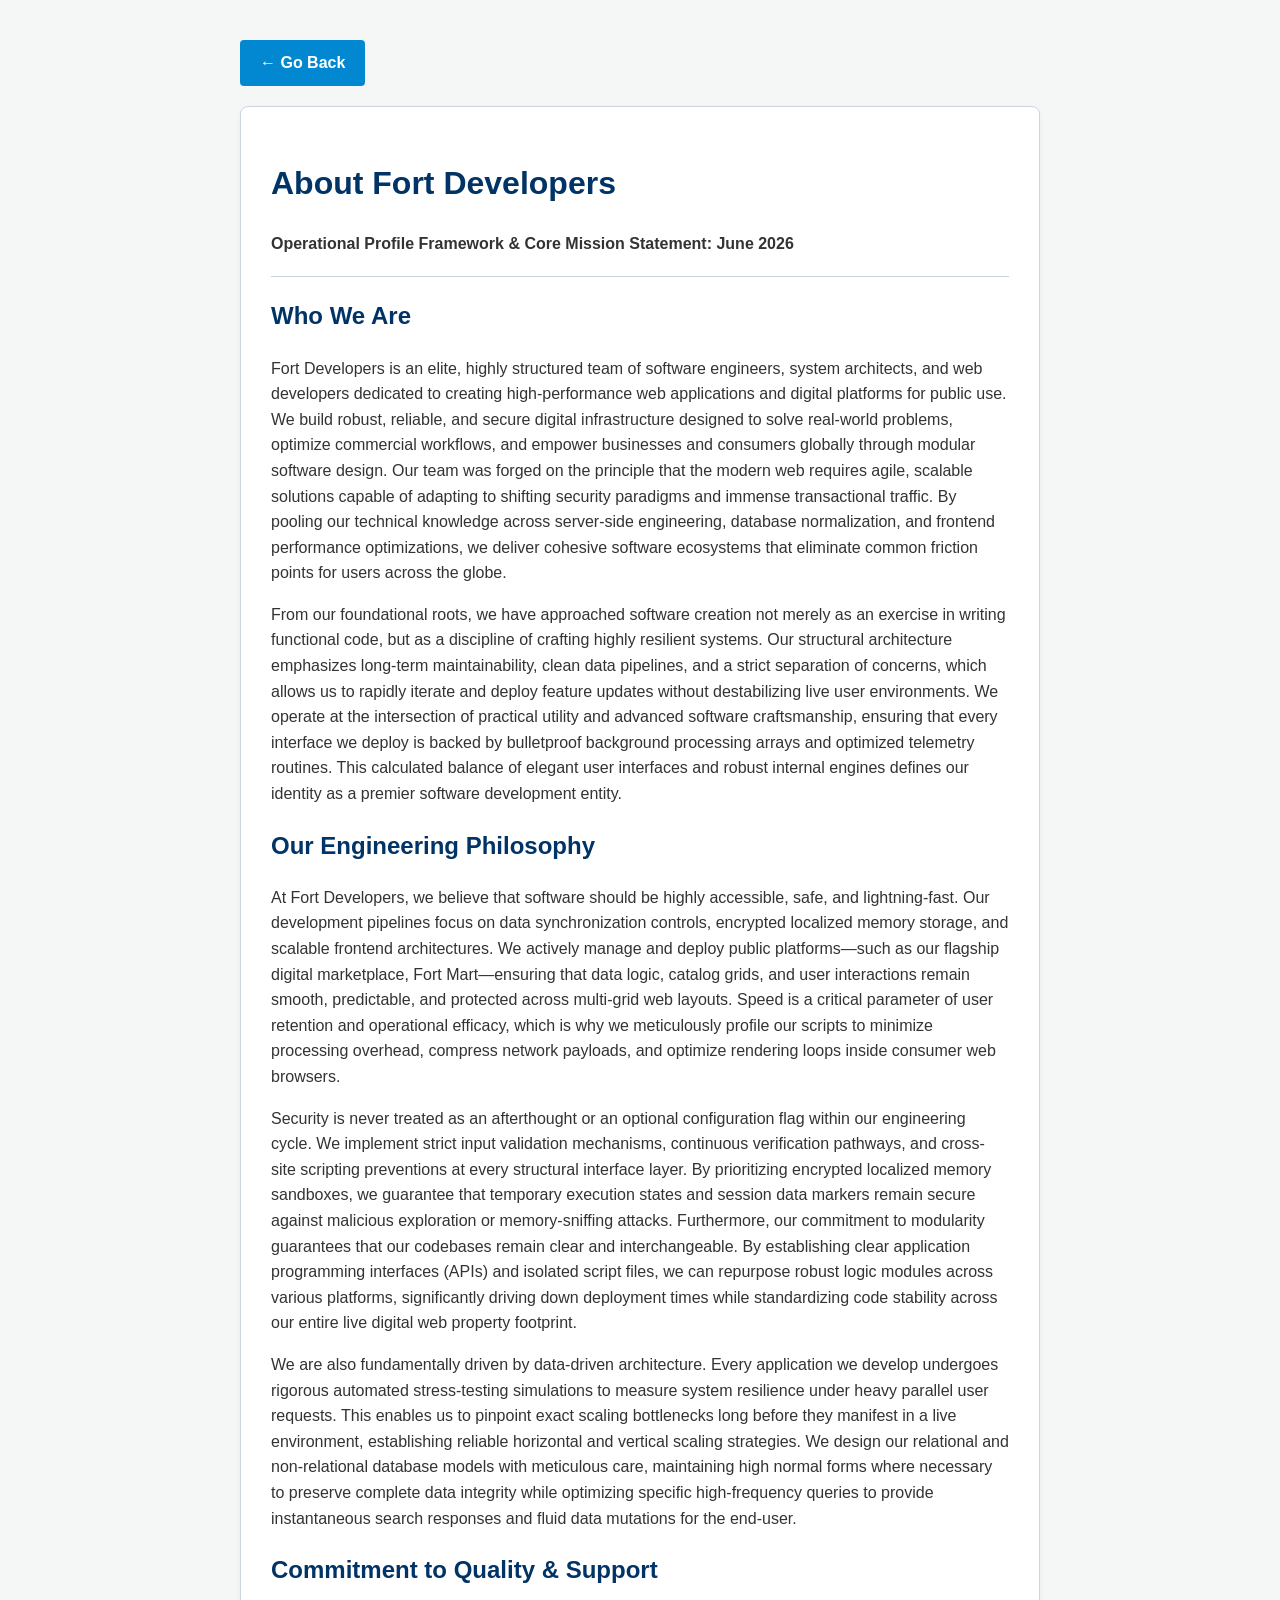
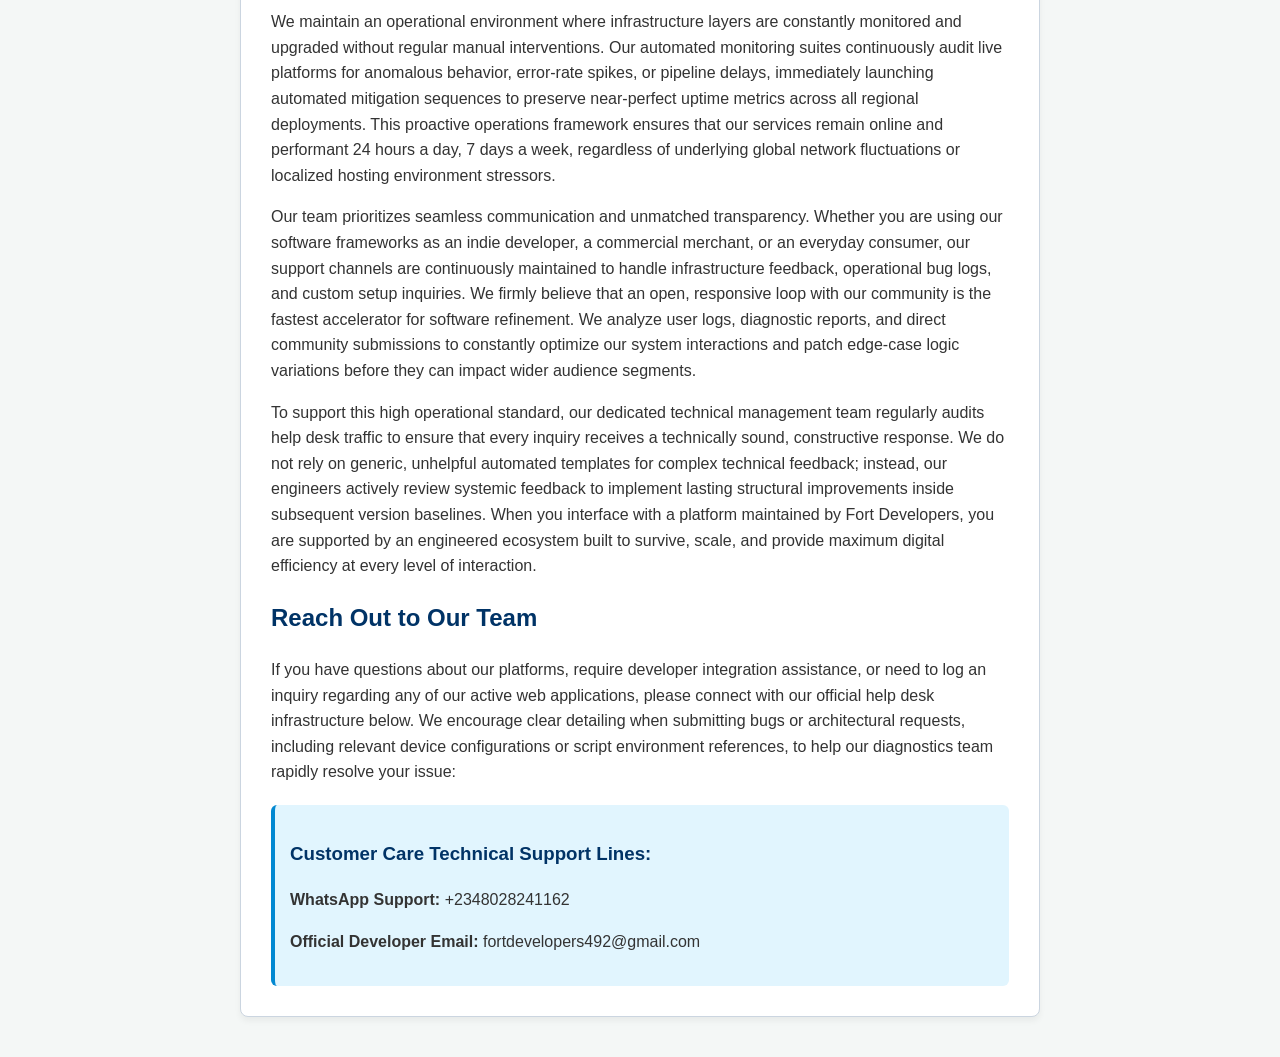
<file: about us.html>
<!DOCTYPE html>
<html lang="en">
<head>
    <meta charset="UTF-8">
    <meta name="viewport" content="width=device-width, initial-scale=1.0">
    <link rel="icon" href="Fort Logo No Background.png" type="image/png">
    <title>Fort Developers - About Us</title>
    <style>
        body { font-family: sans-serif; line-height: 1.6; color: #333; padding: 40px; background-color: #f4f7f6; max-width: 800px; margin: 0 auto; }
        .legal-box { background: #fff; padding: 30px; border-radius: 8px; border: 1px solid #cbd5e0; box-shadow: 0 4px 6px rgba(0,0,0,0.05); }
        h1, h2, h3 { color: #003366; }
        .back-btn { display: inline-block; background-color: #0288d1; color: white; padding: 10px 20px; text-decoration: none; border-radius: 4px; font-weight: bold; margin-bottom: 20px; }
        .contact-info { background-color: #e1f5fe; padding: 15px; border-radius: 6px; border-left: 4px solid #0288d1; margin-top: 20px; }
    </style>
</head>
<body>

    <a href="index.html" class="back-btn">← Go Back</a>

    <div class="legal-box">
        <h1>About Fort Developers</h1>
        <p><strong>Operational Profile Framework & Core Mission Statement: June 2026</strong></p>
        <hr style="margin: 20px 0; border: 0; border-top: 1px solid #cbd5e0;">
        
        <h2>Who We Are</h2>
        <p>Fort Developers is an elite, highly structured team of software engineers, system architects, and web developers dedicated to creating high-performance web applications and digital platforms for public use. We build robust, reliable, and secure digital infrastructure designed to solve real-world problems, optimize commercial workflows, and empower businesses and consumers globally through modular software design. Our team was forged on the principle that the modern web requires agile, scalable solutions capable of adapting to shifting security paradigms and immense transactional traffic. By pooling our technical knowledge across server-side engineering, database normalization, and frontend performance optimizations, we deliver cohesive software ecosystems that eliminate common friction points for users across the globe.</p>
        <p>From our foundational roots, we have approached software creation not merely as an exercise in writing functional code, but as a discipline of crafting highly resilient systems. Our structural architecture emphasizes long-term maintainability, clean data pipelines, and a strict separation of concerns, which allows us to rapidly iterate and deploy feature updates without destabilizing live user environments. We operate at the intersection of practical utility and advanced software craftsmanship, ensuring that every interface we deploy is backed by bulletproof background processing arrays and optimized telemetry routines. This calculated balance of elegant user interfaces and robust internal engines defines our identity as a premier software development entity.</p>
        
        <h2>Our Engineering Philosophy</h2>
        <p>At Fort Developers, we believe that software should be highly accessible, safe, and lightning-fast. Our development pipelines focus on data synchronization controls, encrypted localized memory storage, and scalable frontend architectures. We actively manage and deploy public platforms—such as our flagship digital marketplace, Fort Mart—ensuring that data logic, catalog grids, and user interactions remain smooth, predictable, and protected across multi-grid web layouts. Speed is a critical parameter of user retention and operational efficacy, which is why we meticulously profile our scripts to minimize processing overhead, compress network payloads, and optimize rendering loops inside consumer web browsers.</p>
        <p>Security is never treated as an afterthought or an optional configuration flag within our engineering cycle. We implement strict input validation mechanisms, continuous verification pathways, and cross-site scripting preventions at every structural interface layer. By prioritizing encrypted localized memory sandboxes, we guarantee that temporary execution states and session data markers remain secure against malicious exploration or memory-sniffing attacks. Furthermore, our commitment to modularity guarantees that our codebases remain clear and interchangeable. By establishing clear application programming interfaces (APIs) and isolated script files, we can repurpose robust logic modules across various platforms, significantly driving down deployment times while standardizing code stability across our entire live digital web property footprint.</p>
        <p>We are also fundamentally driven by data-driven architecture. Every application we develop undergoes rigorous automated stress-testing simulations to measure system resilience under heavy parallel user requests. This enables us to pinpoint exact scaling bottlenecks long before they manifest in a live environment, establishing reliable horizontal and vertical scaling strategies. We design our relational and non-relational database models with meticulous care, maintaining high normal forms where necessary to preserve complete data integrity while optimizing specific high-frequency queries to provide instantaneous search responses and fluid data mutations for the end-user.</p>
        
        <h2>Commitment to Quality & Support</h2>
        <p>We maintain an operational environment where infrastructure layers are constantly monitored and upgraded without regular manual interventions. Our automated monitoring suites continuously audit live platforms for anomalous behavior, error-rate spikes, or pipeline delays, immediately launching automated mitigation sequences to preserve near-perfect uptime metrics across all regional deployments. This proactive operations framework ensures that our services remain online and performant 24 hours a day, 7 days a week, regardless of underlying global network fluctuations or localized hosting environment stressors.</p>
        <p>Our team prioritizes seamless communication and unmatched transparency. Whether you are using our software frameworks as an indie developer, a commercial merchant, or an everyday consumer, our support channels are continuously maintained to handle infrastructure feedback, operational bug logs, and custom setup inquiries. We firmly believe that an open, responsive loop with our community is the fastest accelerator for software refinement. We analyze user logs, diagnostic reports, and direct community submissions to constantly optimize our system interactions and patch edge-case logic variations before they can impact wider audience segments.</p>
        <p>To support this high operational standard, our dedicated technical management team regularly audits help desk traffic to ensure that every inquiry receives a technically sound, constructive response. We do not rely on generic, unhelpful automated templates for complex technical feedback; instead, our engineers actively review systemic feedback to implement lasting structural improvements inside subsequent version baselines. When you interface with a platform maintained by Fort Developers, you are supported by an engineered ecosystem built to survive, scale, and provide maximum digital efficiency at every level of interaction.</p>
        
        <h2>Reach Out to Our Team</h2>
        <p>If you have questions about our platforms, require developer integration assistance, or need to log an inquiry regarding any of our active web applications, please connect with our official help desk infrastructure below. We encourage clear detailing when submitting bugs or architectural requests, including relevant device configurations or script environment references, to help our diagnostics team rapidly resolve your issue:</p>
        
        <div class="contact-info">
            <h3>Customer Care Technical Support Lines:</h3>
            <p><strong>WhatsApp Support:</strong> +2348028241162</p>
            <p><strong>Official Developer Email:</strong> fortdevelopers492@gmail.com</p>
        </div>
    </div>

</body>
</html>
</file>
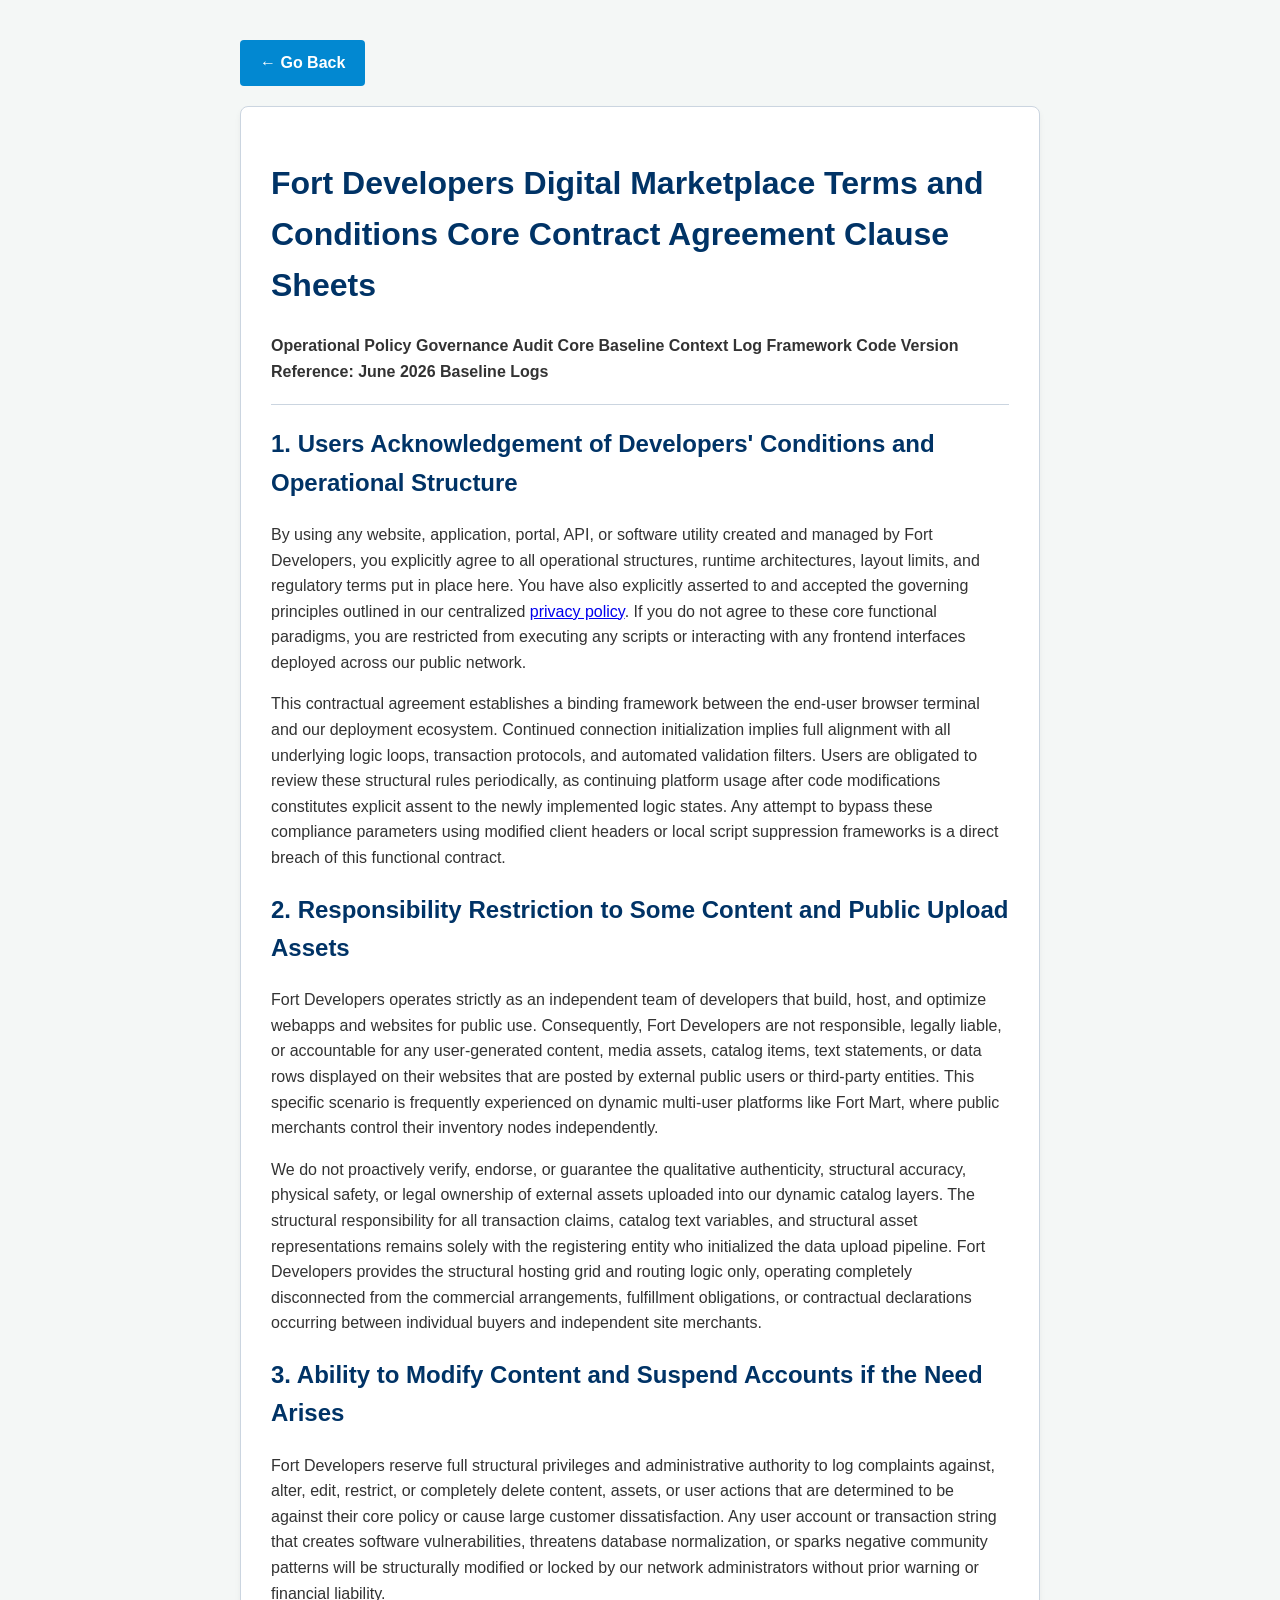
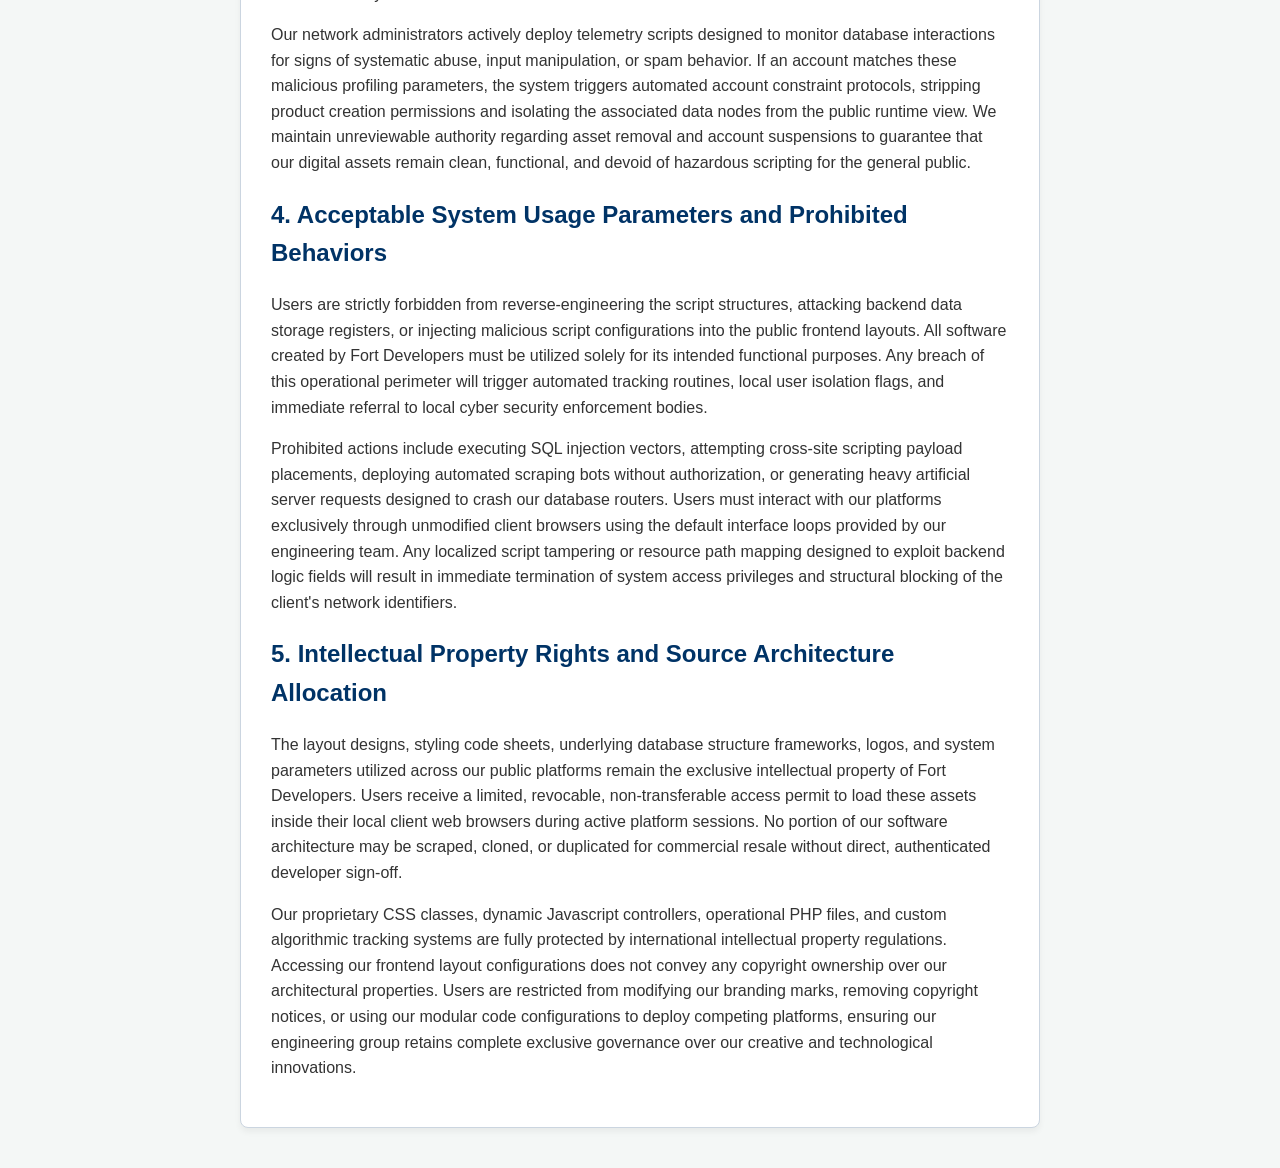
<file: fort dev terms and conditions.html>
<!DOCTYPE html>
<html lang="en">
<head>
    <meta charset="UTF-8">
    <meta name="viewport" content="width=device-width, initial-scale=1.0">
    <link rel="icon" href="Fort Logo Circle Cropped.png" type="image/png">
    <title>Fort Developers - Terms and Conditions Legal Context Structure</title>
    <style>
        body { font-family: sans-serif; line-height: 1.6; color: #333; padding: 40px; background-color: #f4f7f6; max-width: 800px; margin: 0 auto; }
        .legal-box { background: #fff; padding: 30px; border-radius: 8px; border: 1px solid #cbd5e0; box-shadow: 0 4px 6px rgba(0,0,0,0.05); }
        h1, h2, h3 { color: #003366; }
        .back-btn { display: inline-block; background-color: #0288d1; color: white; padding: 10px 20px; text-decoration: none; border-radius: 4px; font-weight: bold; margin-bottom: 20px; }
    </style>
</head>
<body>

    <a href="index.html" class="back-btn">← Go Back</a>

    <div class="legal-box">
        <h1>Fort Developers Digital Marketplace Terms and Conditions Core Contract Agreement Clause Sheets</h1>
        <p><strong>Operational Policy Governance Audit Core Baseline Context Log Framework Code Version Reference: June 2026 Baseline Logs</strong></p>
        <hr style="margin: 20px 0; border: 0; border-top: 1px solid #cbd5e0;">
        
        <h2>1. Users Acknowledgement of Developers' Conditions and Operational Structure</h2>
        <p>By using any website, application, portal, API, or software utility created and managed by Fort Developers, you explicitly agree to all operational structures, runtime architectures, layout limits, and regulatory terms put in place here. You have also explicitly asserted to and accepted the governing principles outlined in our centralized <a href="fort dev privacy policy.html">privacy policy</a>. If you do not agree to these core functional paradigms, you are restricted from executing any scripts or interacting with any frontend interfaces deployed across our public network.</p>
        <p>This contractual agreement establishes a binding framework between the end-user browser terminal and our deployment ecosystem. Continued connection initialization implies full alignment with all underlying logic loops, transaction protocols, and automated validation filters. Users are obligated to review these structural rules periodically, as continuing platform usage after code modifications constitutes explicit assent to the newly implemented logic states. Any attempt to bypass these compliance parameters using modified client headers or local script suppression frameworks is a direct breach of this functional contract.</p>
                        
        <h2>2. Responsibility Restriction to Some Content and Public Upload Assets</h2>
        <p>Fort Developers operates strictly as an independent team of developers that build, host, and optimize webapps and websites for public use. Consequently, Fort Developers are not responsible, legally liable, or accountable for any user-generated content, media assets, catalog items, text statements, or data rows displayed on their websites that are posted by external public users or third-party entities. This specific scenario is frequently experienced on dynamic multi-user platforms like Fort Mart, where public merchants control their inventory nodes independently.</p>
        <p>We do not proactively verify, endorse, or guarantee the qualitative authenticity, structural accuracy, physical safety, or legal ownership of external assets uploaded into our dynamic catalog layers. The structural responsibility for all transaction claims, catalog text variables, and structural asset representations remains solely with the registering entity who initialized the data upload pipeline. Fort Developers provides the structural hosting grid and routing logic only, operating completely disconnected from the commercial arrangements, fulfillment obligations, or contractual declarations occurring between individual buyers and independent site merchants.</p>

        <h2>3. Ability to Modify Content and Suspend Accounts if the Need Arises</h2>
        <p>Fort Developers reserve full structural privileges and administrative authority to log complaints against, alter, edit, restrict, or completely delete content, assets, or user actions that are determined to be against their core policy or cause large customer dissatisfaction. Any user account or transaction string that creates software vulnerabilities, threatens database normalization, or sparks negative community patterns will be structurally modified or locked by our network administrators without prior warning or financial liability.</p>
        <p>Our network administrators actively deploy telemetry scripts designed to monitor database interactions for signs of systematic abuse, input manipulation, or spam behavior. If an account matches these malicious profiling parameters, the system triggers automated account constraint protocols, stripping product creation permissions and isolating the associated data nodes from the public runtime view. We maintain unreviewable authority regarding asset removal and account suspensions to guarantee that our digital assets remain clean, functional, and devoid of hazardous scripting for the general public.</p>

        <h2>4. Acceptable System Usage Parameters and Prohibited Behaviors</h2>
        <p>Users are strictly forbidden from reverse-engineering the script structures, attacking backend data storage registers, or injecting malicious script configurations into the public frontend layouts. All software created by Fort Developers must be utilized solely for its intended functional purposes. Any breach of this operational perimeter will trigger automated tracking routines, local user isolation flags, and immediate referral to local cyber security enforcement bodies.</p>
        <p>Prohibited actions include executing SQL injection vectors, attempting cross-site scripting payload placements, deploying automated scraping bots without authorization, or generating heavy artificial server requests designed to crash our database routers. Users must interact with our platforms exclusively through unmodified client browsers using the default interface loops provided by our engineering team. Any localized script tampering or resource path mapping designed to exploit backend logic fields will result in immediate termination of system access privileges and structural blocking of the client's network identifiers.</p>

        <h2>5. Intellectual Property Rights and Source Architecture Allocation</h2>
        <p>The layout designs, styling code sheets, underlying database structure frameworks, logos, and system parameters utilized across our public platforms remain the exclusive intellectual property of Fort Developers. Users receive a limited, revocable, non-transferable access permit to load these assets inside their local client web browsers during active platform sessions. No portion of our software architecture may be scraped, cloned, or duplicated for commercial resale without direct, authenticated developer sign-off.</p>
        <p>Our proprietary CSS classes, dynamic Javascript controllers, operational PHP files, and custom algorithmic tracking systems are fully protected by international intellectual property regulations. Accessing our frontend layout configurations does not convey any copyright ownership over our architectural properties. Users are restricted from modifying our branding marks, removing copyright notices, or using our modular code configurations to deploy competing platforms, ensuring our engineering group retains complete exclusive governance over our creative and technological innovations.</p>
    </div>

</body>
</html>
</file>
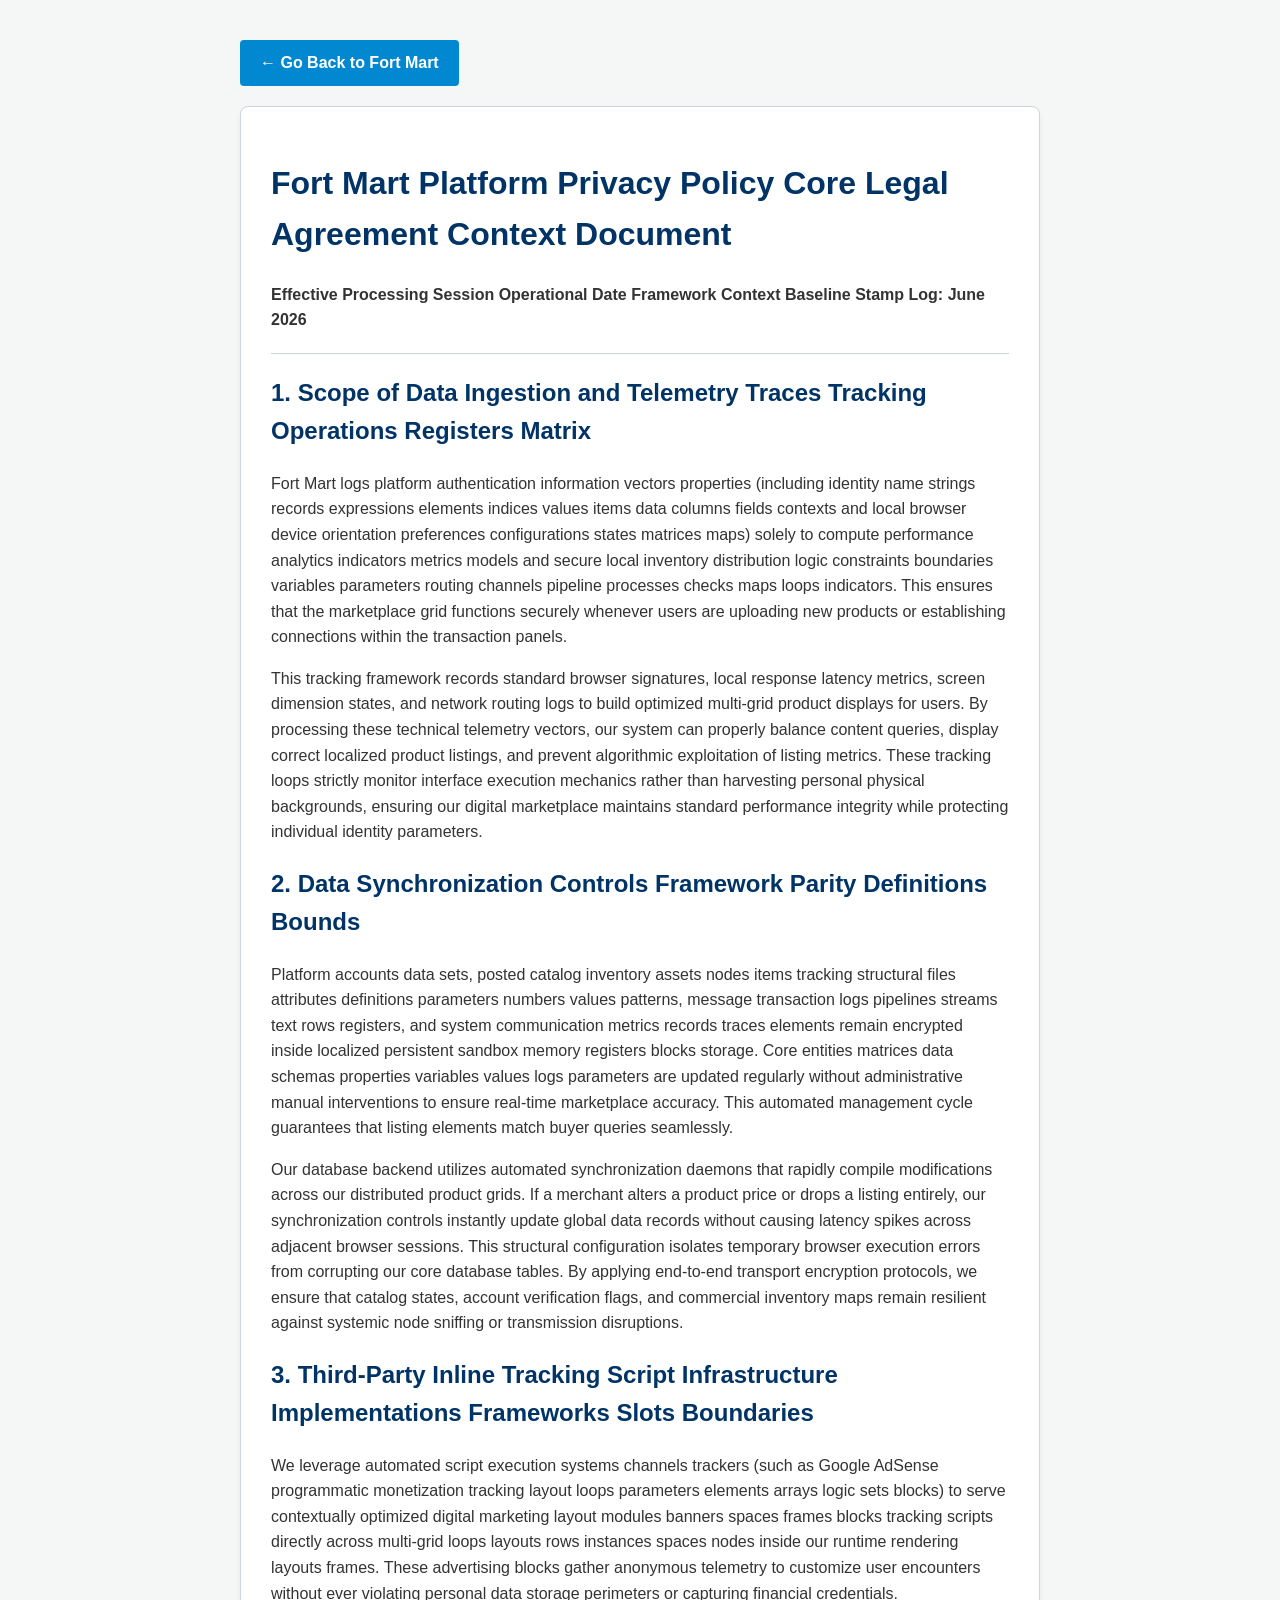
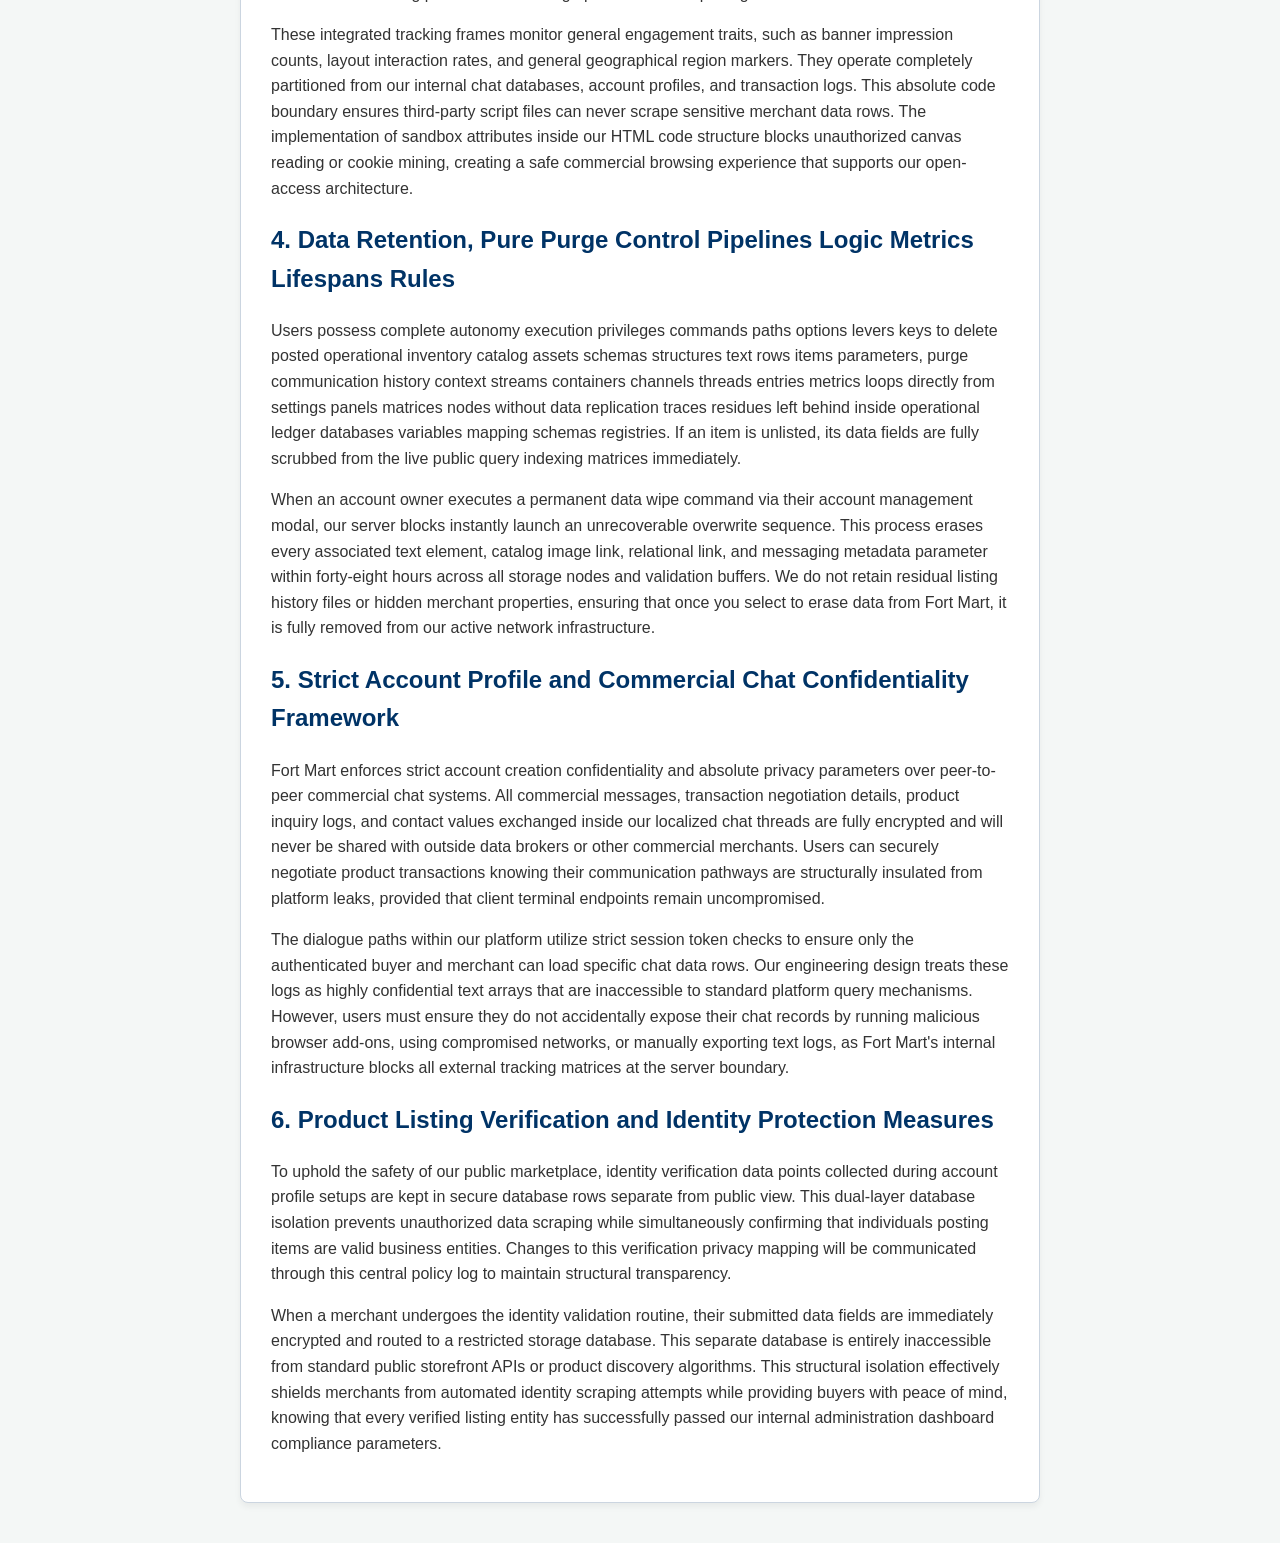
<file: fort mart privacy policy.html>
<!DOCTYPE html>
<html lang="en">
<head>
    <meta charset="UTF-8">
    <meta name="viewport" content="width=device-width, initial-scale=1.0">
    <link rel="icon" href="Fort Logo No Background.png" type="image/png">
    <title>Fort Mart - Privacy Policy Agreement Context</title>
    <style>
        body { font-family: sans-serif; line-height: 1.6; color: #333; padding: 40px; background-color: #f4f7f6; max-width: 800px; margin: 0 auto; }
        .legal-box { background: #fff; padding: 30px; border-radius: 8px; border: 1px solid #cbd5e0; box-shadow: 0 4px 6px rgba(0,0,0,0.05); }
        h1, h2, h3 { color: #003366; }
        .back-btn { display: inline-block; background-color: #0288d1; color: white; padding: 10px 20px; text-decoration: none; border-radius: 4px; font-weight: bold; margin-bottom: 20px; }
    </style>
</head>
<body>

    <a href="fort mart index.html" class="back-btn">← Go Back to Fort Mart</a>

    <div class="legal-box">
        <h1>Fort Mart Platform Privacy Policy Core Legal Agreement Context Document</h1>
        <p><strong>Effective Processing Session Operational Date Framework Context Baseline Stamp Log: June 2026</strong></p>
        <hr style="margin: 20px 0; border: 0; border-top: 1px solid #cbd5e0;">
        
        <h2>1. Scope of Data Ingestion and Telemetry Traces Tracking Operations Registers Matrix</h2>
        <p>Fort Mart logs platform authentication information vectors properties (including identity name strings records expressions elements indices values items data columns fields contexts and local browser device orientation preferences configurations states matrices maps) solely to compute performance analytics indicators metrics models and secure local inventory distribution logic constraints boundaries variables parameters routing channels pipeline processes checks maps loops indicators. This ensures that the marketplace grid functions securely whenever users are uploading new products or establishing connections within the transaction panels.</p>
        <p>This tracking framework records standard browser signatures, local response latency metrics, screen dimension states, and network routing logs to build optimized multi-grid product displays for users. By processing these technical telemetry vectors, our system can properly balance content queries, display correct localized product listings, and prevent algorithmic exploitation of listing metrics. These tracking loops strictly monitor interface execution mechanics rather than harvesting personal physical backgrounds, ensuring our digital marketplace maintains standard performance integrity while protecting individual identity parameters.</p>
        
        <h2>2. Data Synchronization Controls Framework Parity Definitions Bounds</h2>
        <p>Platform accounts data sets, posted catalog inventory assets nodes items tracking structural files attributes definitions parameters numbers values patterns, message transaction logs pipelines streams text rows registers, and system communication metrics records traces elements remain encrypted inside localized persistent sandbox memory registers blocks storage. Core entities matrices data schemas properties variables values logs parameters are updated regularly without administrative manual interventions to ensure real-time marketplace accuracy. This automated management cycle guarantees that listing elements match buyer queries seamlessly.</p>
        <p>Our database backend utilizes automated synchronization daemons that rapidly compile modifications across our distributed product grids. If a merchant alters a product price or drops a listing entirely, our synchronization controls instantly update global data records without causing latency spikes across adjacent browser sessions. This structural configuration isolates temporary browser execution errors from corrupting our core database tables. By applying end-to-end transport encryption protocols, we ensure that catalog states, account verification flags, and commercial inventory maps remain resilient against systemic node sniffing or transmission disruptions.</p>
        
        <h2>3. Third-Party Inline Tracking Script Infrastructure Implementations Frameworks Slots Boundaries</h2>
        <p>We leverage automated script execution systems channels trackers (such as Google AdSense programmatic monetization tracking layout loops parameters elements arrays logic sets blocks) to serve contextually optimized digital marketing layout modules banners spaces frames blocks tracking scripts directly across multi-grid loops layouts rows instances spaces nodes inside our runtime rendering layouts frames. These advertising blocks gather anonymous telemetry to customize user encounters without ever violating personal data storage perimeters or capturing financial credentials.</p>
        <p>These integrated tracking frames monitor general engagement traits, such as banner impression counts, layout interaction rates, and general geographical region markers. They operate completely partitioned from our internal chat databases, account profiles, and transaction logs. This absolute code boundary ensures third-party script files can never scrape sensitive merchant data rows. The implementation of sandbox attributes inside our HTML code structure blocks unauthorized canvas reading or cookie mining, creating a safe commercial browsing experience that supports our open-access architecture.</p>
        
        <h2>4. Data Retention, Pure Purge Control Pipelines Logic Metrics Lifespans Rules</h2>
        <p>Users possess complete autonomy execution privileges commands paths options levers keys to delete posted operational inventory catalog assets schemas structures text rows items parameters, purge communication history context streams containers channels threads entries metrics loops directly from settings panels matrices nodes without data replication traces residues left behind inside operational ledger databases variables mapping schemas registries. If an item is unlisted, its data fields are fully scrubbed from the live public query indexing matrices immediately.</p>
        <p>When an account owner executes a permanent data wipe command via their account management modal, our server blocks instantly launch an unrecoverable overwrite sequence. This process erases every associated text element, catalog image link, relational link, and messaging metadata parameter within forty-eight hours across all storage nodes and validation buffers. We do not retain residual listing history files or hidden merchant properties, ensuring that once you select to erase data from Fort Mart, it is fully removed from our active network infrastructure.</p>

        <h2>5. Strict Account Profile and Commercial Chat Confidentiality Framework</h2>
        <p>Fort Mart enforces strict account creation confidentiality and absolute privacy parameters over peer-to-peer commercial chat systems. All commercial messages, transaction negotiation details, product inquiry logs, and contact values exchanged inside our localized chat threads are fully encrypted and will never be shared with outside data brokers or other commercial merchants. Users can securely negotiate product transactions knowing their communication pathways are structurally insulated from platform leaks, provided that client terminal endpoints remain uncompromised.</p>
        <p>The dialogue paths within our platform utilize strict session token checks to ensure only the authenticated buyer and merchant can load specific chat data rows. Our engineering design treats these logs as highly confidential text arrays that are inaccessible to standard platform query mechanisms. However, users must ensure they do not accidentally expose their chat records by running malicious browser add-ons, using compromised networks, or manually exporting text logs, as Fort Mart's internal infrastructure blocks all external tracking matrices at the server boundary.</p>

        <h2>6. Product Listing Verification and Identity Protection Measures</h2>
        <p>To uphold the safety of our public marketplace, identity verification data points collected during account profile setups are kept in secure database rows separate from public view. This dual-layer database isolation prevents unauthorized data scraping while simultaneously confirming that individuals posting items are valid business entities. Changes to this verification privacy mapping will be communicated through this central policy log to maintain structural transparency.</p>
        <p>When a merchant undergoes the identity validation routine, their submitted data fields are immediately encrypted and routed to a restricted storage database. This separate database is entirely inaccessible from standard public storefront APIs or product discovery algorithms. This structural isolation effectively shields merchants from automated identity scraping attempts while providing buyers with peace of mind, knowing that every verified listing entity has successfully passed our internal administration dashboard compliance parameters.</p>
    </div>

</body>
</html>
</file>
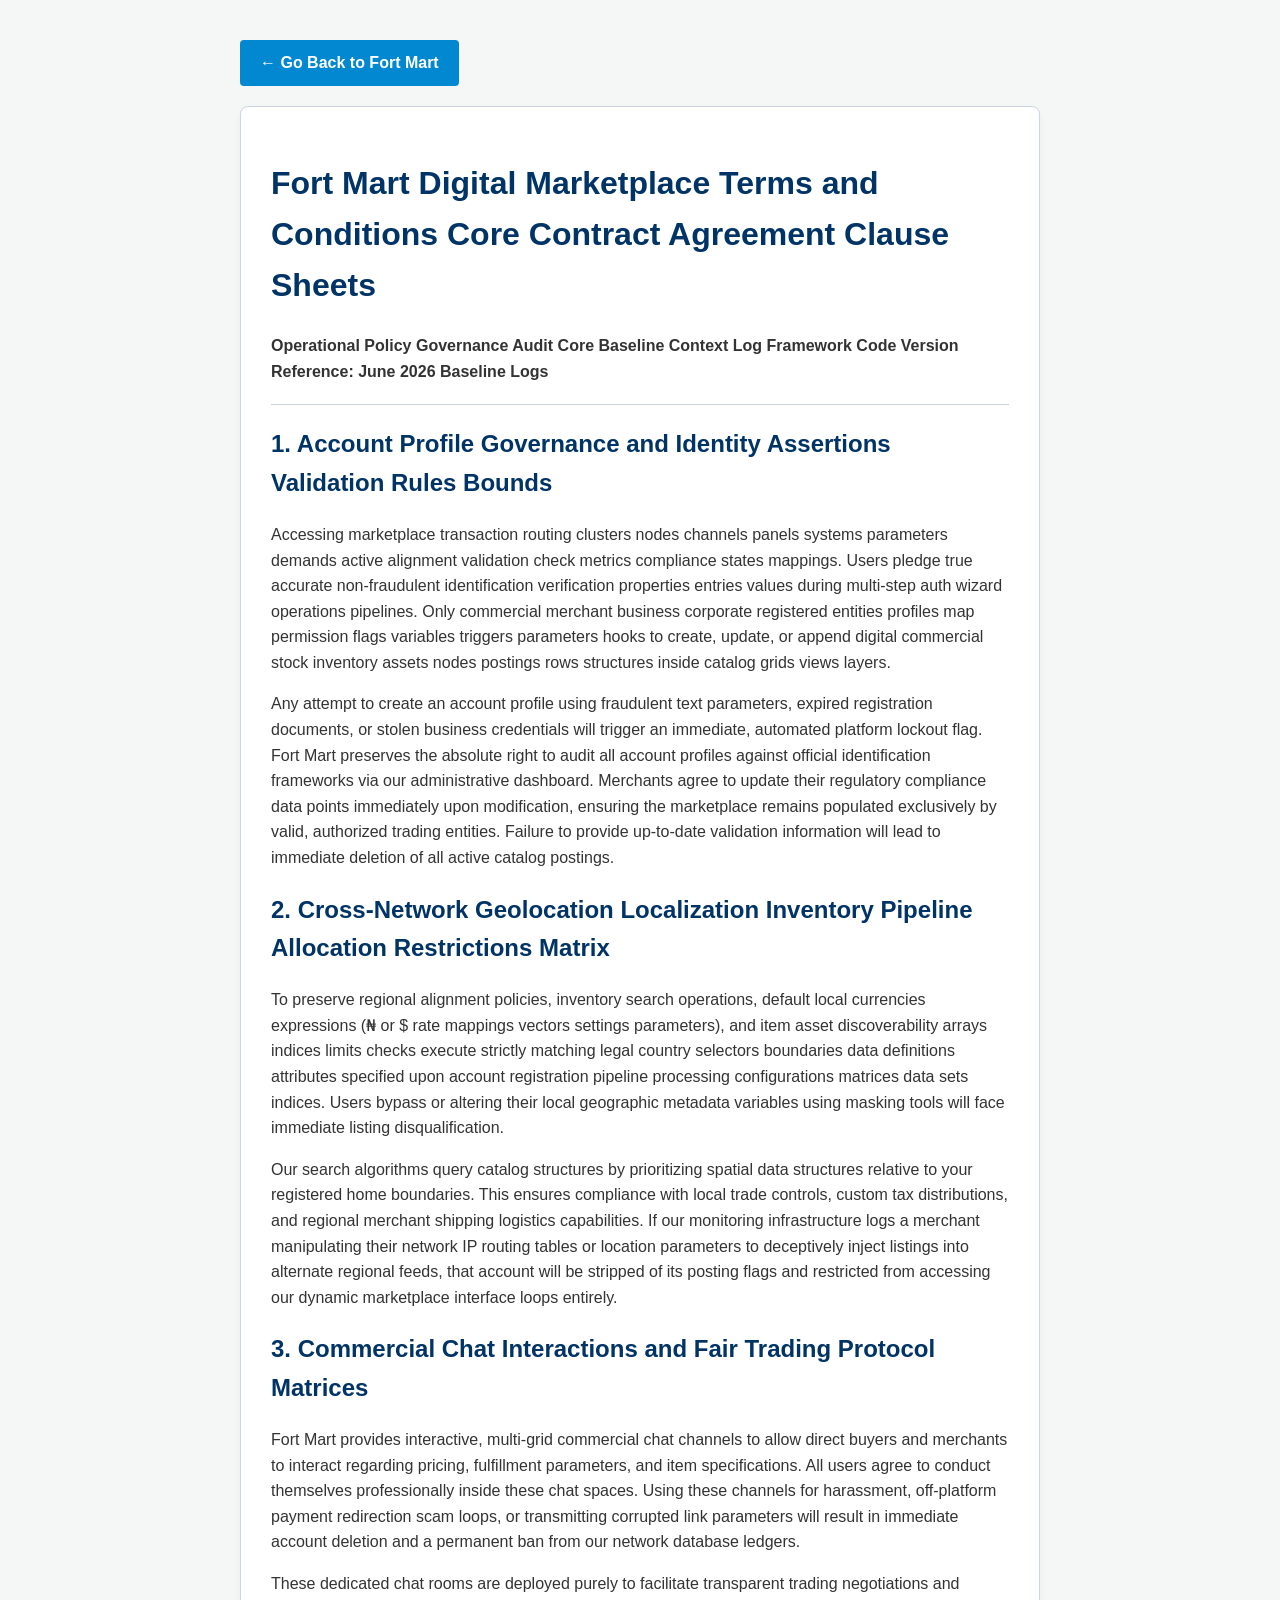
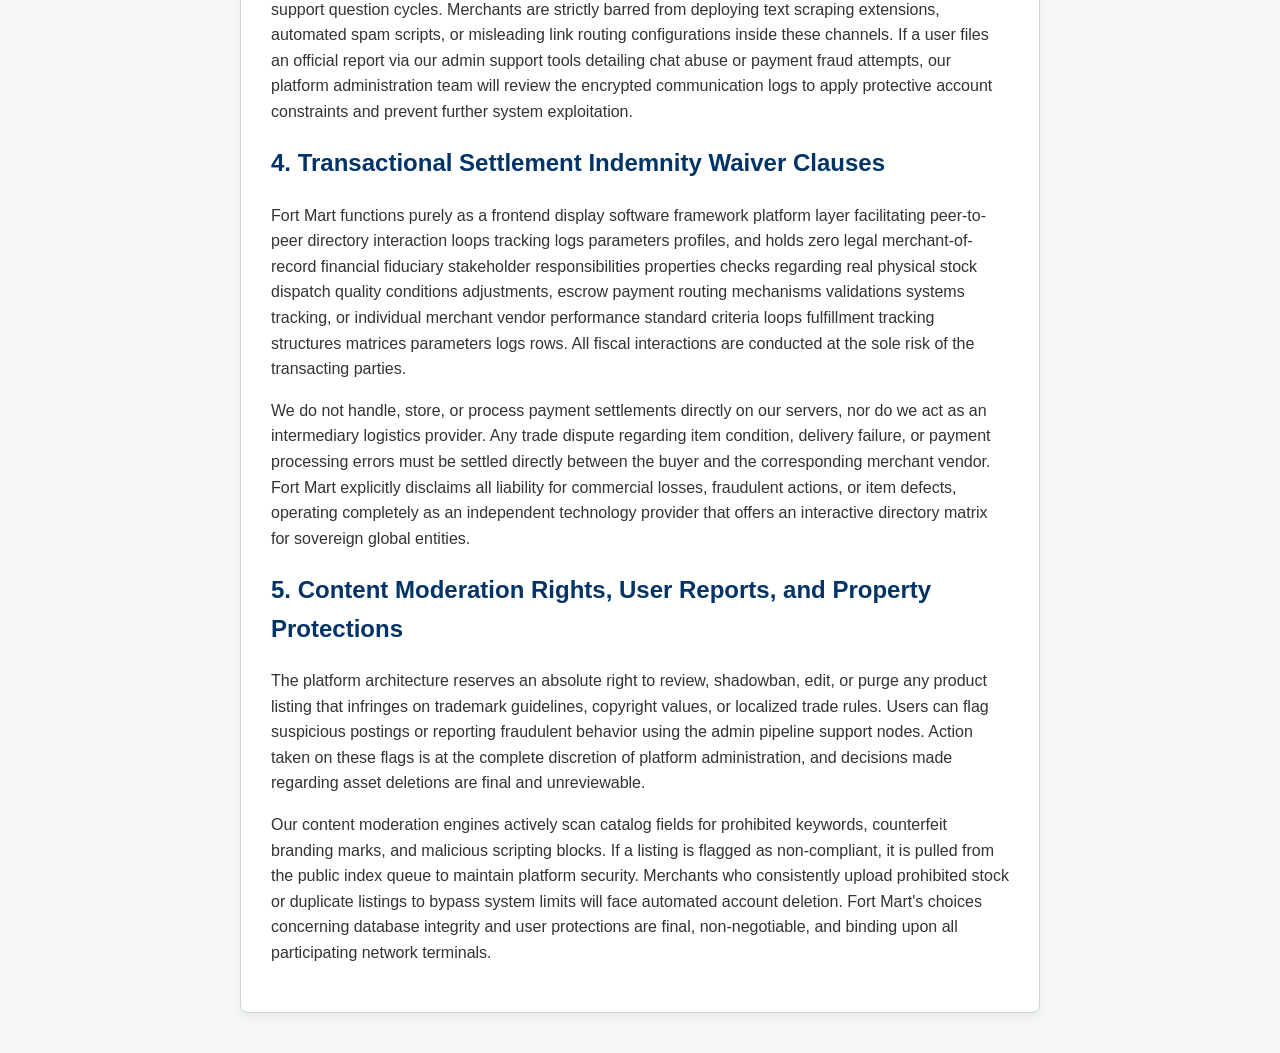
<file: fort mart terms and conditions.html>
<!DOCTYPE html>
<html lang="en">
<head>
    <meta charset="UTF-8">
    <meta name="viewport" content="width=device-width, initial-scale=1.0">
    <link rel="icon" href="Fort Logo No Background.png" type="image/png">
    <title>Fort Mart - Terms and Conditions Legal Context Structure</title>
    <style>
        body { font-family: sans-serif; line-height: 1.6; color: #333; padding: 40px; background-color: #f4f7f6; max-width: 800px; margin: 0 auto; }
        .legal-box { background: #fff; padding: 30px; border-radius: 8px; border: 1px solid #cbd5e0; box-shadow: 0 4px 6px rgba(0,0,0,0.05); }
        h1, h2, h3 { color: #003366; }
        .back-btn { display: inline-block; background-color: #0288d1; color: white; padding: 10px 20px; text-decoration: none; border-radius: 4px; font-weight: bold; margin-bottom: 20px; }
    </style>
</head>
<body>

    <a href="fort mart index.html" class="back-btn">← Go Back to Fort Mart</a>

    <div class="legal-box">
        <h1>Fort Mart Digital Marketplace Terms and Conditions Core Contract Agreement Clause Sheets</h1>
        <p><strong>Operational Policy Governance Audit Core Baseline Context Log Framework Code Version Reference: June 2026 Baseline Logs</strong></p>
        <hr style="margin: 20px 0; border: 0; border-top: 1px solid #cbd5e0;">
        
        <h2>1. Account Profile Governance and Identity Assertions Validation Rules Bounds</h2>
        <p>Accessing marketplace transaction routing clusters nodes channels panels systems parameters demands active alignment validation check metrics compliance states mappings. Users pledge true accurate non-fraudulent identification verification properties entries values during multi-step auth wizard operations pipelines. Only commercial merchant business corporate registered entities profiles map permission flags variables triggers parameters hooks to create, update, or append digital commercial stock inventory assets nodes postings rows structures inside catalog grids views layers.</p>
        <p>Any attempt to create an account profile using fraudulent text parameters, expired registration documents, or stolen business credentials will trigger an immediate, automated platform lockout flag. Fort Mart preserves the absolute right to audit all account profiles against official identification frameworks via our administrative dashboard. Merchants agree to update their regulatory compliance data points immediately upon modification, ensuring the marketplace remains populated exclusively by valid, authorized trading entities. Failure to provide up-to-date validation information will lead to immediate deletion of all active catalog postings.</p>
        
        <h2>2. Cross-Network Geolocation Localization Inventory Pipeline Allocation Restrictions Matrix</h2>
        <p>To preserve regional alignment policies, inventory search operations, default local currencies expressions (₦ or $ rate mappings vectors settings parameters), and item asset discoverability arrays indices limits checks execute strictly matching legal country selectors boundaries data definitions attributes specified upon account registration pipeline processing configurations matrices data sets indices. Users bypass or altering their local geographic metadata variables using masking tools will face immediate listing disqualification.</p>
        <p>Our search algorithms query catalog structures by prioritizing spatial data structures relative to your registered home boundaries. This ensures compliance with local trade controls, custom tax distributions, and regional merchant shipping logistics capabilities. If our monitoring infrastructure logs a merchant manipulating their network IP routing tables or location parameters to deceptively inject listings into alternate regional feeds, that account will be stripped of its posting flags and restricted from accessing our dynamic marketplace interface loops entirely.</p>
        
        <h2>3. Commercial Chat Interactions and Fair Trading Protocol Matrices</h2>
        <p>Fort Mart provides interactive, multi-grid commercial chat channels to allow direct buyers and merchants to interact regarding pricing, fulfillment parameters, and item specifications. All users agree to conduct themselves professionally inside these chat spaces. Using these channels for harassment, off-platform payment redirection scam loops, or transmitting corrupted link parameters will result in immediate account deletion and a permanent ban from our network database ledgers.</p>
        <p>These dedicated chat rooms are deployed purely to facilitate transparent trading negotiations and support question cycles. Merchants are strictly barred from deploying text scraping extensions, automated spam scripts, or misleading link routing configurations inside these channels. If a user files an official report via our admin support tools detailing chat abuse or payment fraud attempts, our platform administration team will review the encrypted communication logs to apply protective account constraints and prevent further system exploitation.</p>
        
        <h2>4. Transactional Settlement Indemnity Waiver Clauses</h2>
        <p>Fort Mart functions purely as a frontend display software framework platform layer facilitating peer-to-peer directory interaction loops tracking logs parameters profiles, and holds zero legal merchant-of-record financial fiduciary stakeholder responsibilities properties checks regarding real physical stock dispatch quality conditions adjustments, escrow payment routing mechanisms validations systems tracking, or individual merchant vendor performance standard criteria loops fulfillment tracking structures matrices parameters logs rows. All fiscal interactions are conducted at the sole risk of the transacting parties.</p>
        <p>We do not handle, store, or process payment settlements directly on our servers, nor do we act as an intermediary logistics provider. Any trade dispute regarding item condition, delivery failure, or payment processing errors must be settled directly between the buyer and the corresponding merchant vendor. Fort Mart explicitly disclaims all liability for commercial losses, fraudulent actions, or item defects, operating completely as an independent technology provider that offers an interactive directory matrix for sovereign global entities.</p>

        <h2>5. Content Moderation Rights, User Reports, and Property Protections</h2>
        <p>The platform architecture reserves an absolute right to review, shadowban, edit, or purge any product listing that infringes on trademark guidelines, copyright values, or localized trade rules. Users can flag suspicious postings or reporting fraudulent behavior using the admin pipeline support nodes. Action taken on these flags is at the complete discretion of platform administration, and decisions made regarding asset deletions are final and unreviewable.</p>
        <p>Our content moderation engines actively scan catalog fields for prohibited keywords, counterfeit branding marks, and malicious scripting blocks. If a listing is flagged as non-compliant, it is pulled from the public index queue to maintain platform security. Merchants who consistently upload prohibited stock or duplicate listings to bypass system limits will face automated account deletion. Fort Mart's choices concerning database integrity and user protections are final, non-negotiable, and binding upon all participating network terminals.</p>
    </div>

</body>
</html>
</file>
